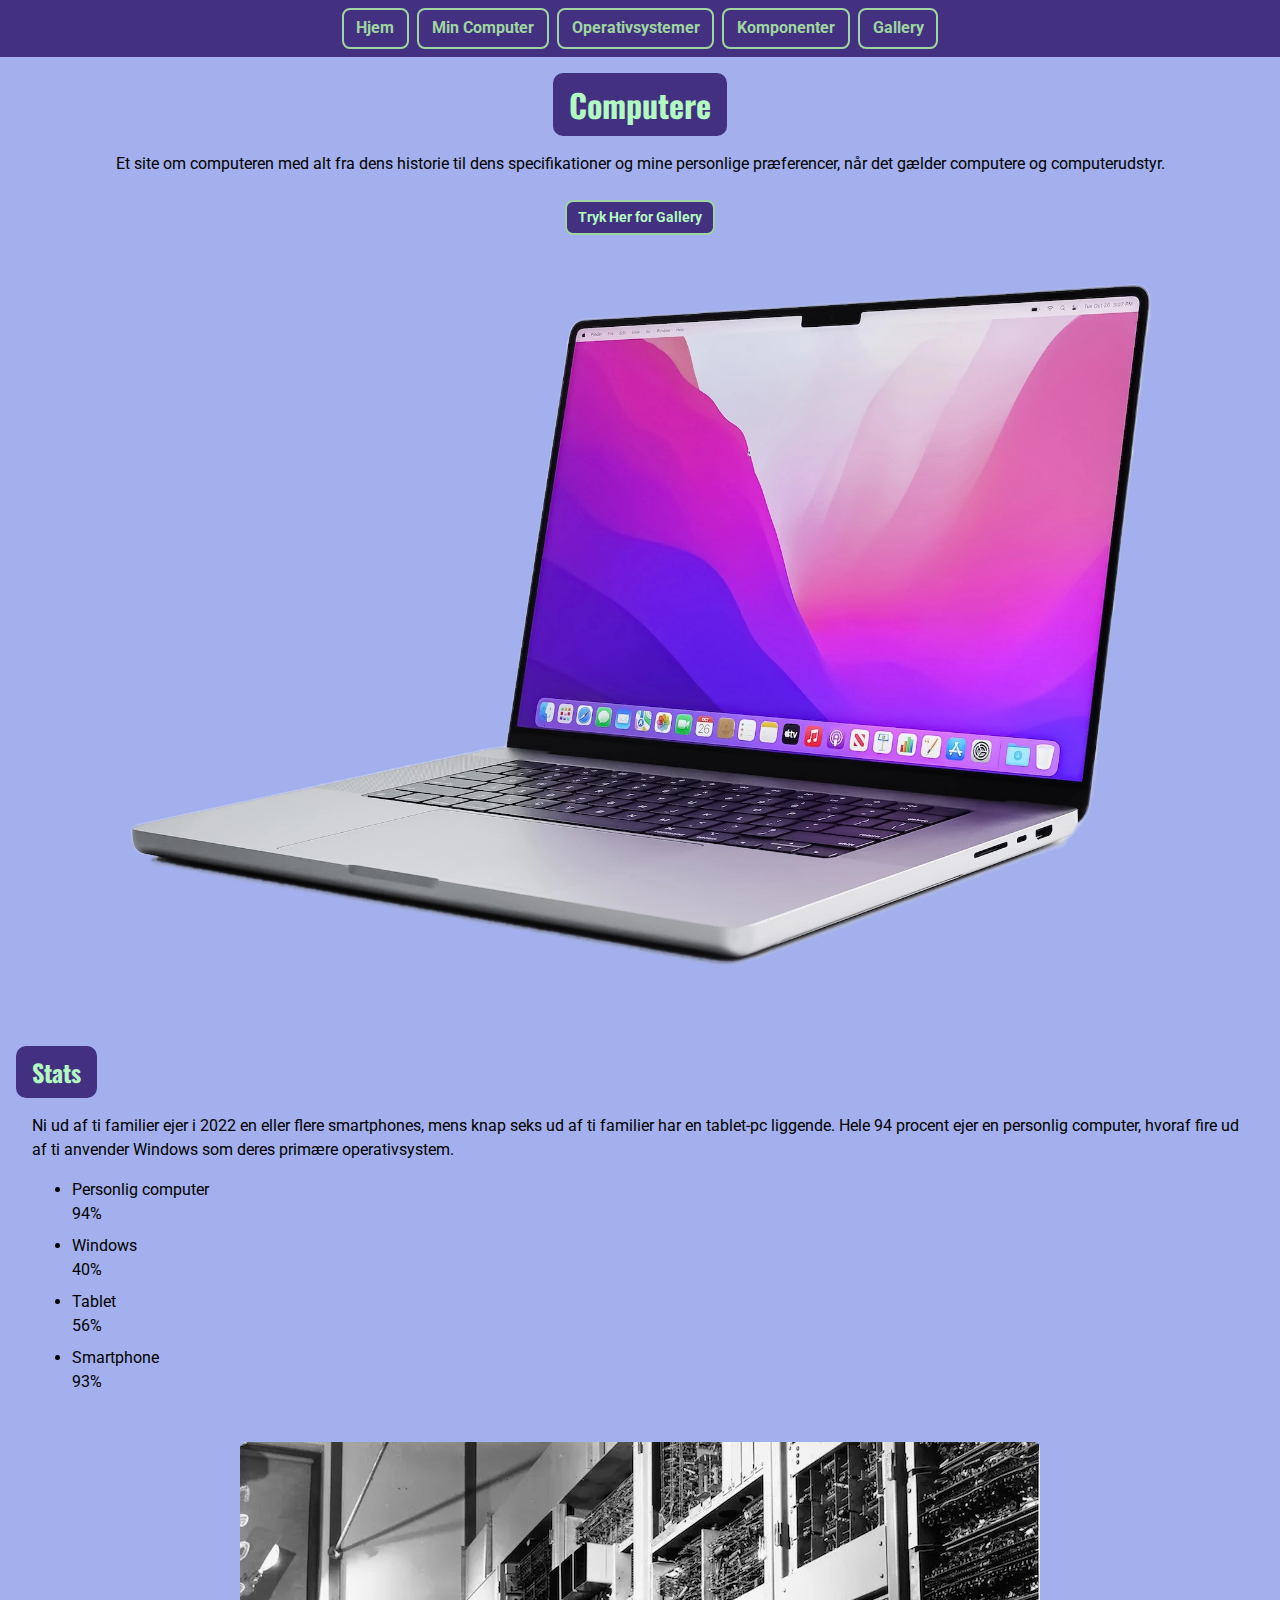
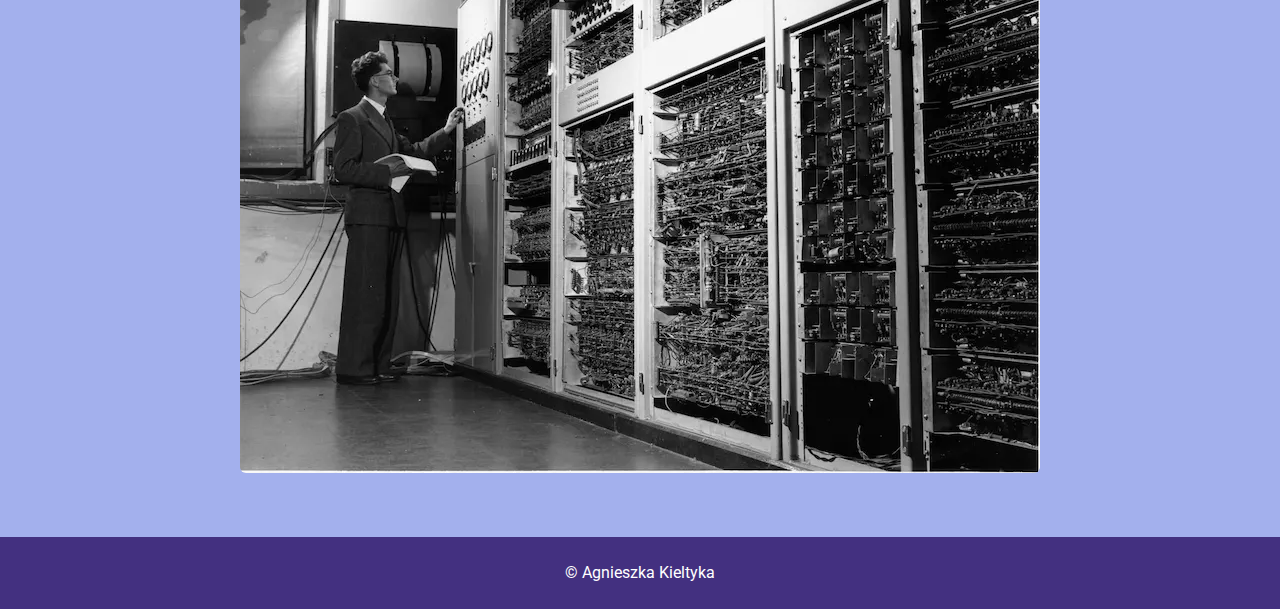
<file: index.html>
<!DOCTYPE html>
<html lang="da">
  <head>
    <meta charset="UTF-8" />
    <meta name="viewport" content="width=device-width, initial-scale=1.0" />
    <meta name="robots" content="noindex" />
    <title>Mobilsite</title>
    <link href="https://fonts.googleapis.com/css2?family=Oswald:wght@700&family=Roboto:wght@400&display=swap" rel="stylesheet" />
    <link rel="stylesheet" href="style.css" />
  </head>
  <body class="home">
    <header>
      <nav>
        <ul>
          <li><a href="index.html">Hjem</a></li>
          <li><a href="min_computer.html">Min Computer</a></li>
          <li><a href="operatingsystems.html">Operativsystemer</a></li>
          <li><a href="components.html">Komponenter</a></li>
          <li><a href="gallery.html">Gallery</a></li>
        </ul>
      </nav>
      <h1>Computere</h1>
      <p>Et site om computeren med alt fra dens historie til dens specifikationer og mine personlige præferencer, når det gælder computere og computerudstyr.</p>
      <p>
        <a href="gallery.html" class="button-link">Tryk Her for Gallery</a>
      </p>
      <img src="images/computercutout.jpg" alt="" class="center-image small-image" />
    </header>

    <main>
      <h2>Stats</h2>
      <p>Ni ud af ti familier ejer i 2022 en eller flere smartphones, mens knap seks ud af ti familier har en tablet-pc liggende. Hele 94 procent ejer en personlig computer, hvoraf fire ud af ti anvender Windows som deres primære operativsystem.</p>
      <ul>
        <li>Personlig computer<br />94%</li>
        <li>Windows<br />40%</li>
        <li>Tablet <br />56%</li>
        <li>Smartphone <br />93%</li>
      </ul>
      <img src="images/computerold.jpg" alt="" class="center-image" />
    </main>

    <footer>
      <p>&copy; Agnieszka Kieltyka</p>
    </footer>
  </body>
</html>
</file>
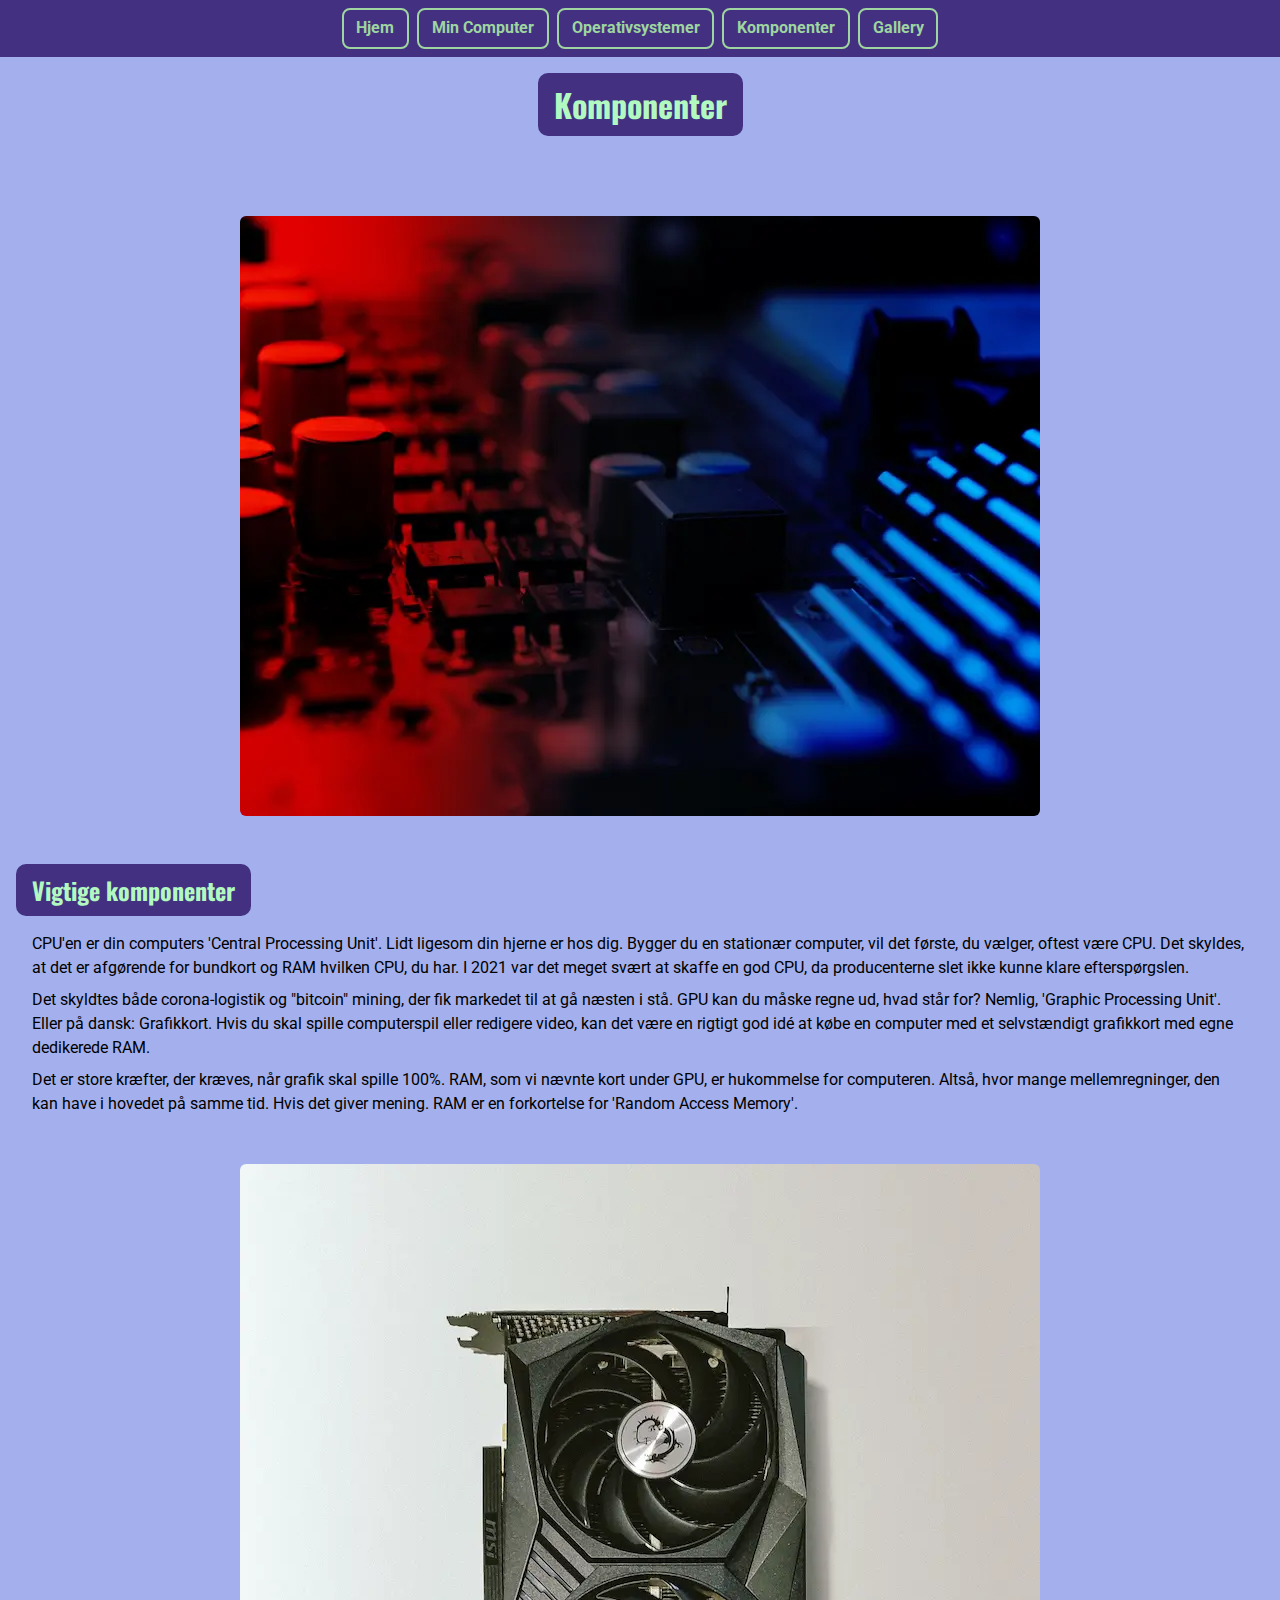
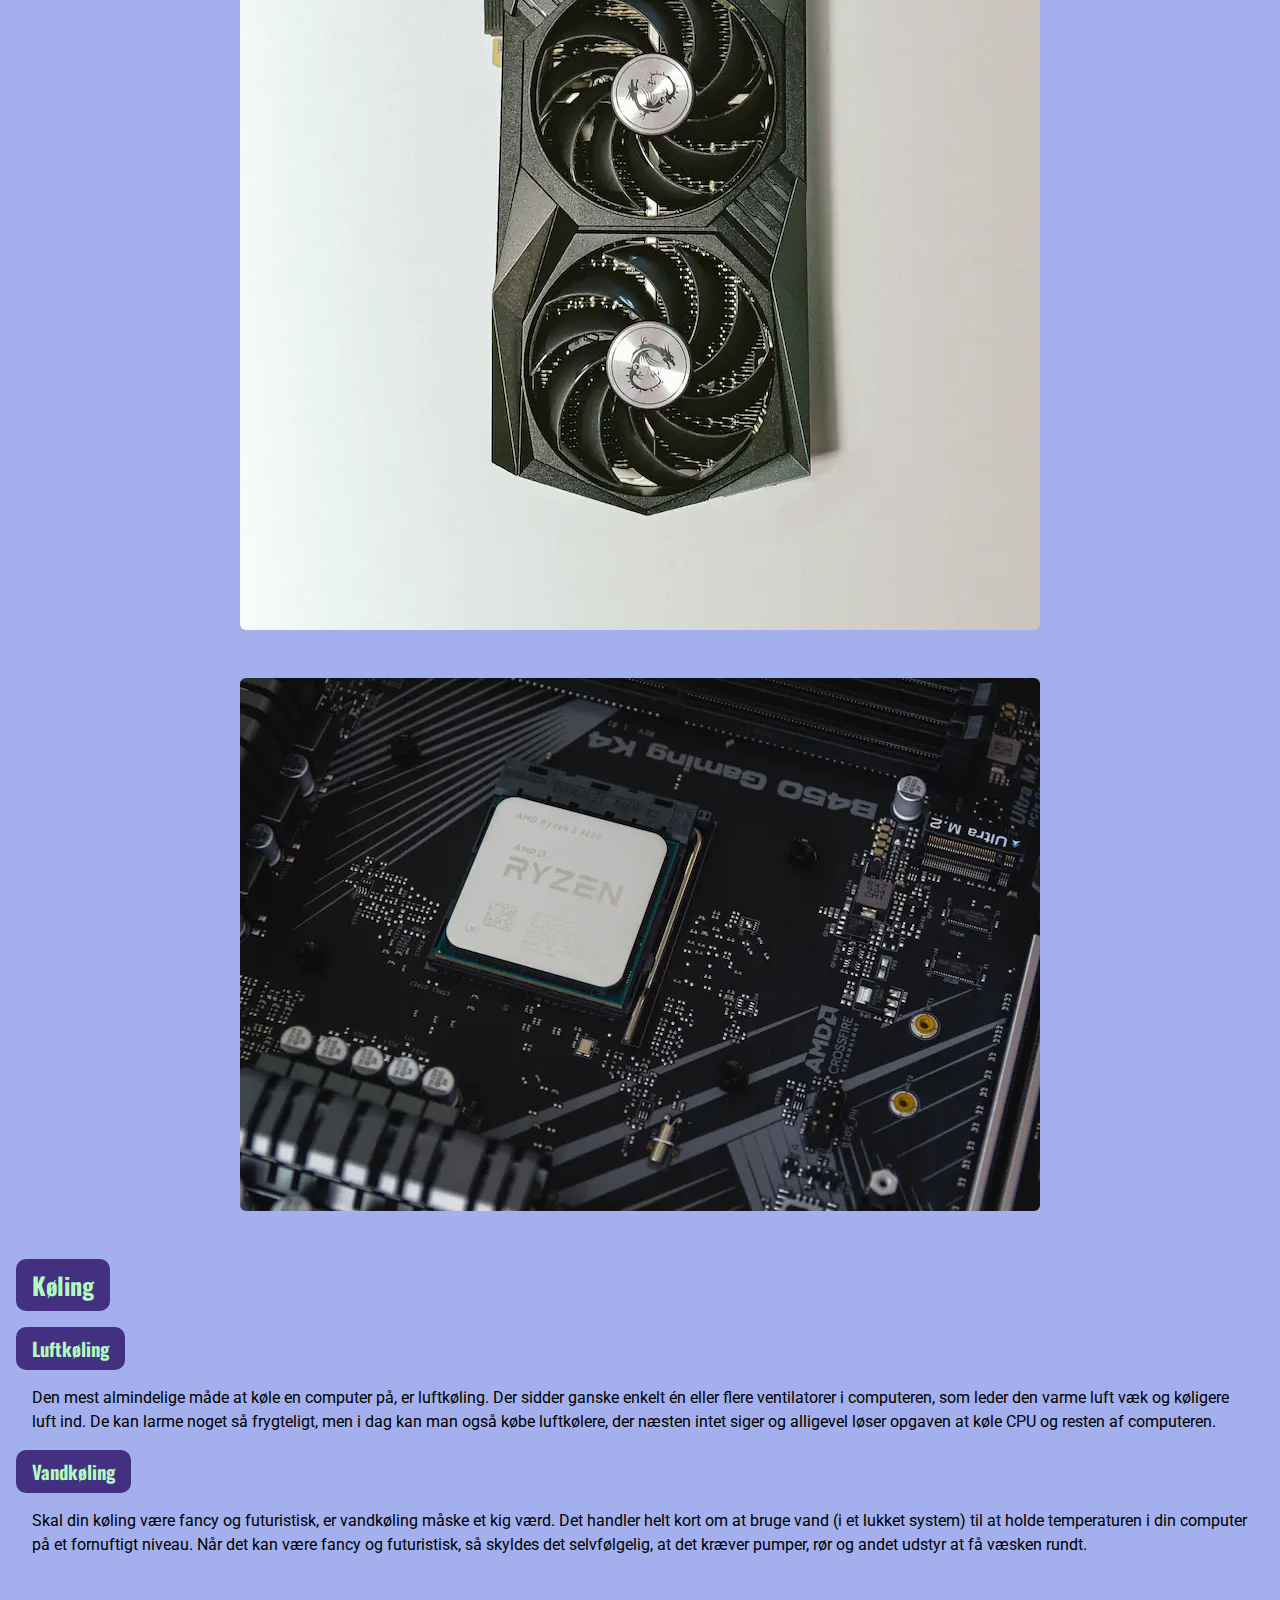
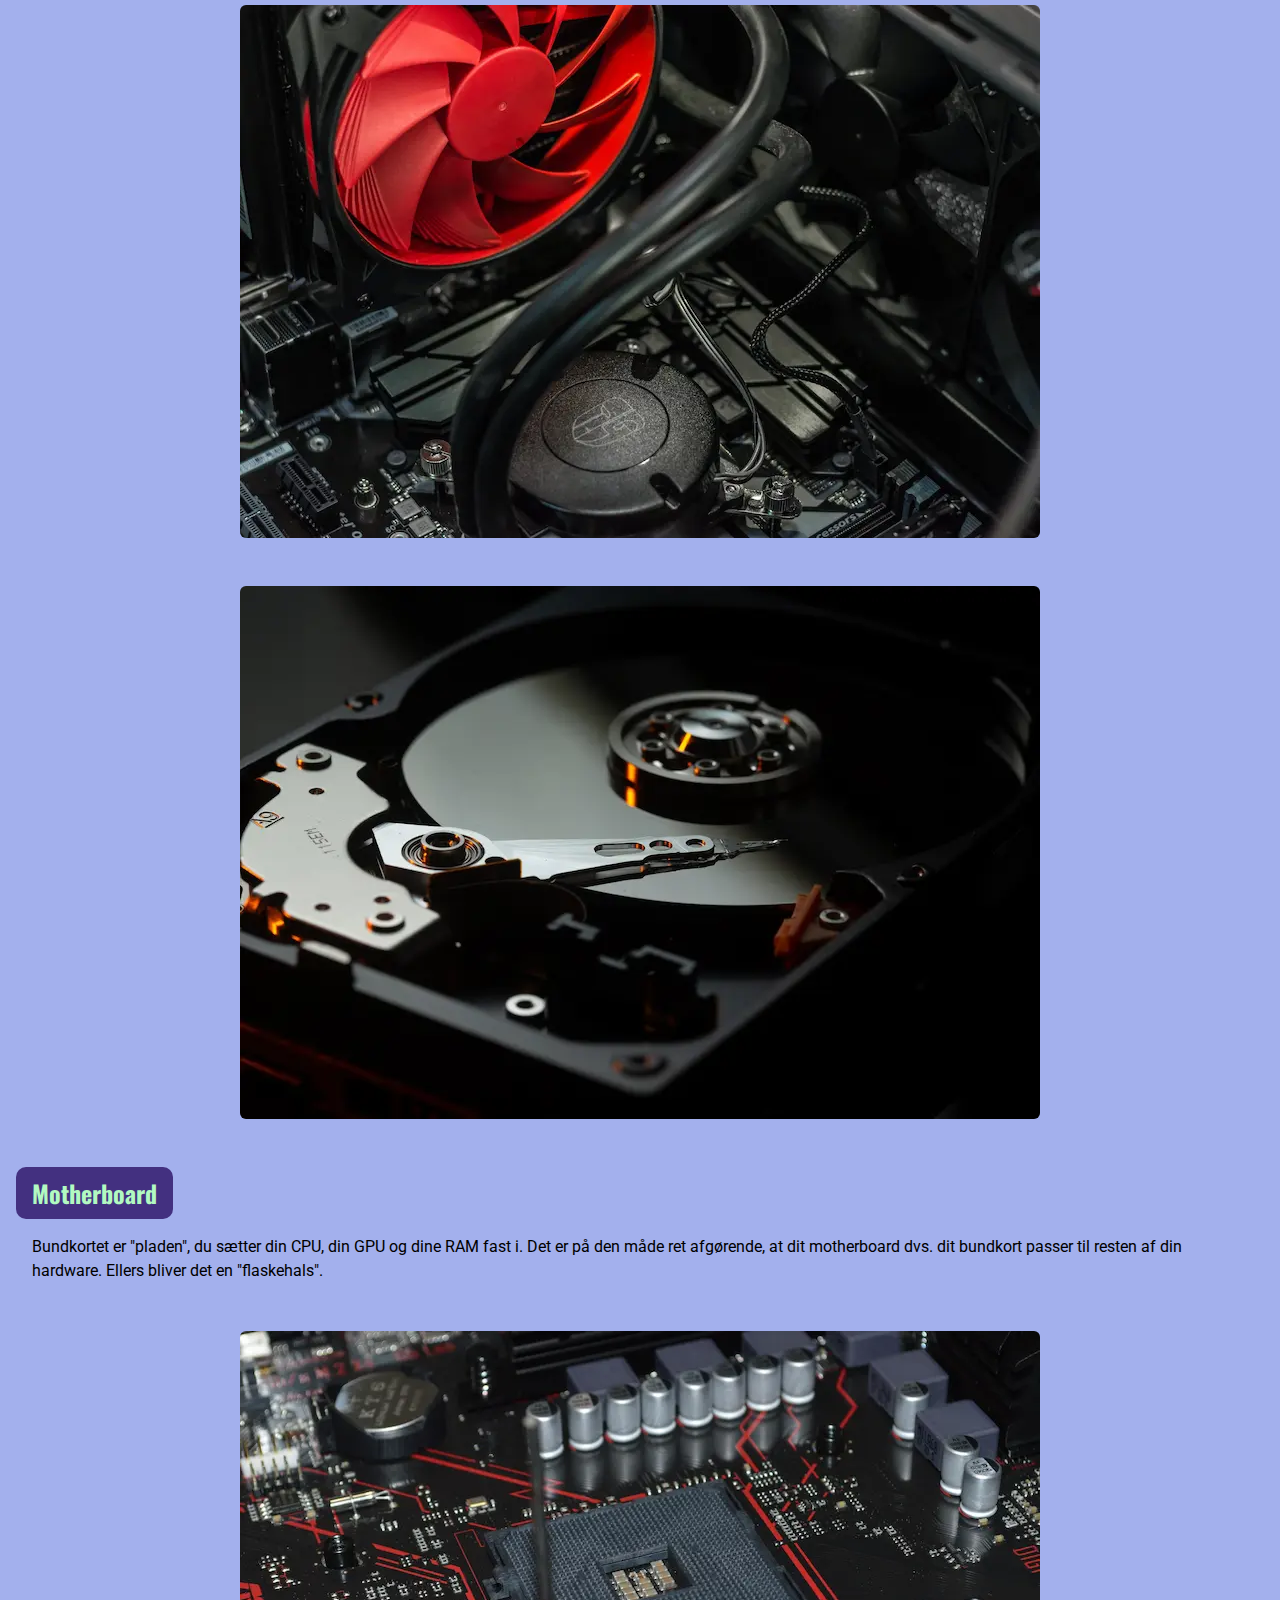
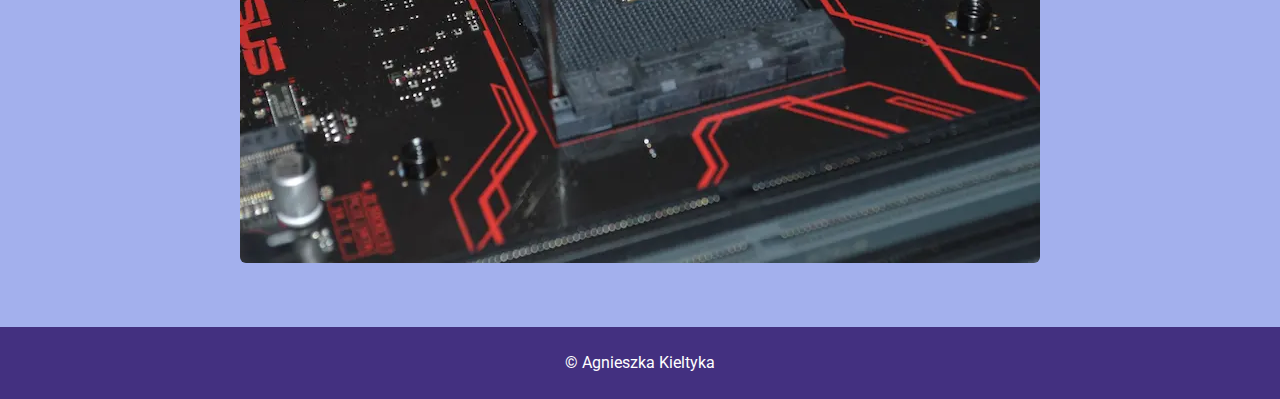
<file: components.html>
<!DOCTYPE html>
<html lang="da">
  <head>
    <meta charset="UTF-8" />
    <meta name="viewport" content="width=device-width, initial-scale=1.0" />
    <meta name="robots" content="noindex" />
    <title>Mobilsite</title>
    <link href="https://fonts.googleapis.com/css2?family=Oswald:wght@700&family=Roboto:wght@400&display=swap" rel="stylesheet" />
    <link rel="stylesheet" href="style.css" />
  </head>
  <body>
    <header>
      <nav>
        <ul>
          <li><a href="index.html">Hjem</a></li>
          <li><a href="min_computer.html">Min Computer</a></li>
          <li><a href="operatingsystems.html">Operativsystemer</a></li>
          <li><a href="components.html">Komponenter</a></li>
          <li><a href="gallery.html">Gallery</a></li>
        </ul>
      </nav>
      <h1>Komponenter</h1>
    </header>

    <main>
      <img src="images/motherboard1.jpg" alt="" class="center-image" />
      <h2>Vigtige komponenter</h2>
      <p>
        CPU'en er din computers 'Central Processing Unit'. Lidt ligesom din hjerne er hos dig. Bygger du en stationær computer, vil det første, du vælger, oftest være CPU. Det skyldes, at det er afgørende for bundkort og RAM hvilken CPU, du har. I
        2021 var det meget svært at skaffe en god CPU, da producenterne slet ikke kunne klare efterspørgslen.
      </p>
      <p>
        Det skyldtes både corona-logistik og "bitcoin" mining, der fik markedet til at gå næsten i stå. GPU kan du måske regne ud, hvad står for? Nemlig, 'Graphic Processing Unit'. Eller på dansk: Grafikkort. Hvis du skal spille computerspil eller
        redigere video, kan det være en rigtigt god idé at købe en computer med et selvstændigt grafikkort med egne dedikerede RAM.
      </p>
      <p>
        Det er store kræfter, der kræves, når grafik skal spille 100%. RAM, som vi nævnte kort under GPU, er hukommelse for computeren. Altså, hvor mange mellemregninger, den kan have i hovedet på samme tid. Hvis det giver mening. RAM er en
        forkortelse for 'Random Access Memory'.
        <img src="images/grafikkort.jpg" alt="" class="center-image" />
        <img src="images/processor.jpg" alt="" class="center-image" />
      </p>
      <h2>Køling</h2>
      <h3>Luftkøling</h3>
      <p>
        Den mest almindelige måde at køle en computer på, er luftkøling. Der sidder ganske enkelt én eller flere ventilatorer i computeren, som leder den varme luft væk og køligere luft ind. De kan larme noget så frygteligt, men i dag kan man også
        købe luftkølere, der næsten intet siger og alligevel løser opgaven at køle CPU og resten af computeren.
      </p>
      <h3>Vandkøling</h3>
      <p>
        Skal din køling være fancy og futuristisk, er vandkøling måske et kig værd. Det handler helt kort om at bruge vand (i et lukket system) til at holde temperaturen i din computer på et fornuftigt niveau. Når det kan være fancy og futuristisk,
        så skyldes det selvfølgelig, at det kræver pumper, rør og andet udstyr at få væsken rundt.
      </p>
      <img src="images/luft.jpg" alt="" class="center-image" />
      <img src="images/vand.jpg" alt="" class="center-image" />
      <h2>Motherboard</h2>
      <p>Bundkortet er "pladen", du sætter din CPU, din GPU og dine RAM fast i. Det er på den måde ret afgørende, at dit motherboard dvs. dit bundkort passer til resten af din hardware. Ellers bliver det en "flaskehals".</p>
      <img src="images/motherboard2.jpg" alt="" class="center-image" />
    </main>

    <footer>
      <p>&copy; Agnieszka Kieltyka</p>
    </footer>
  </body>
</html>
</file>
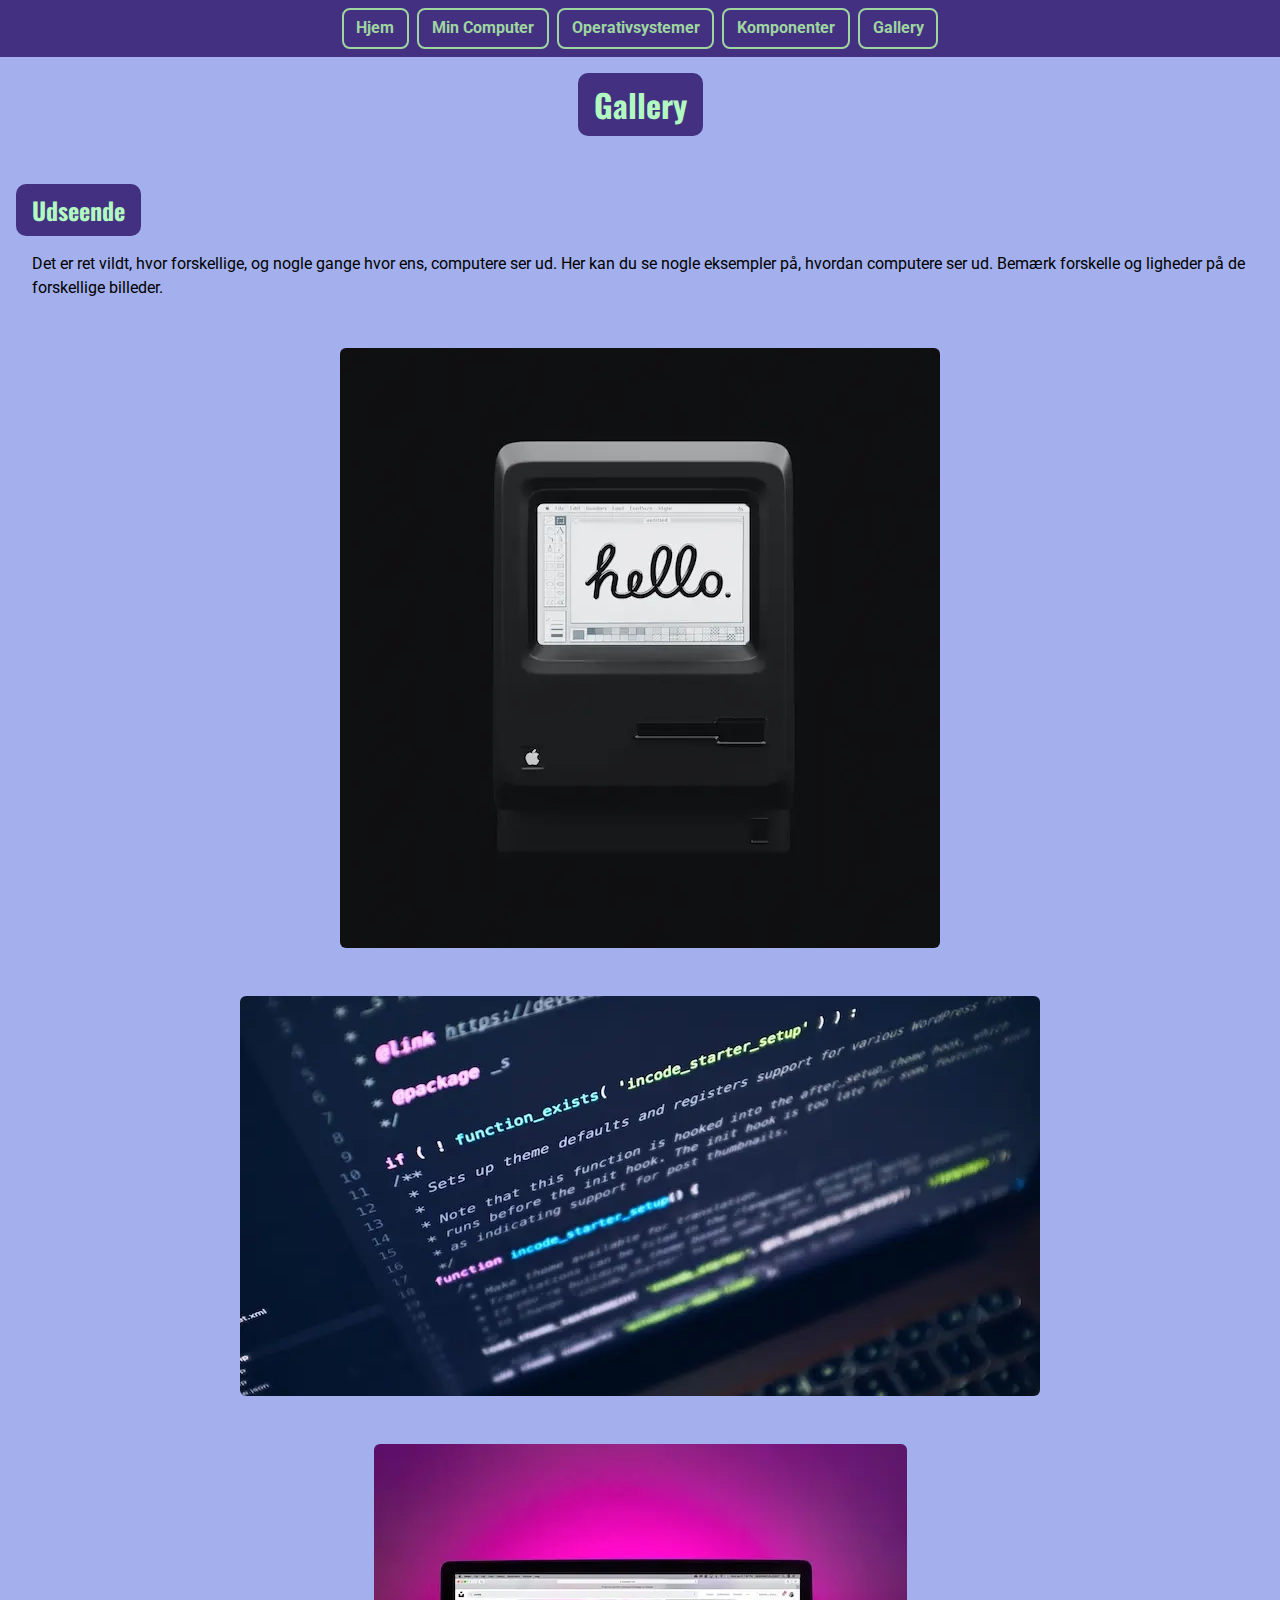
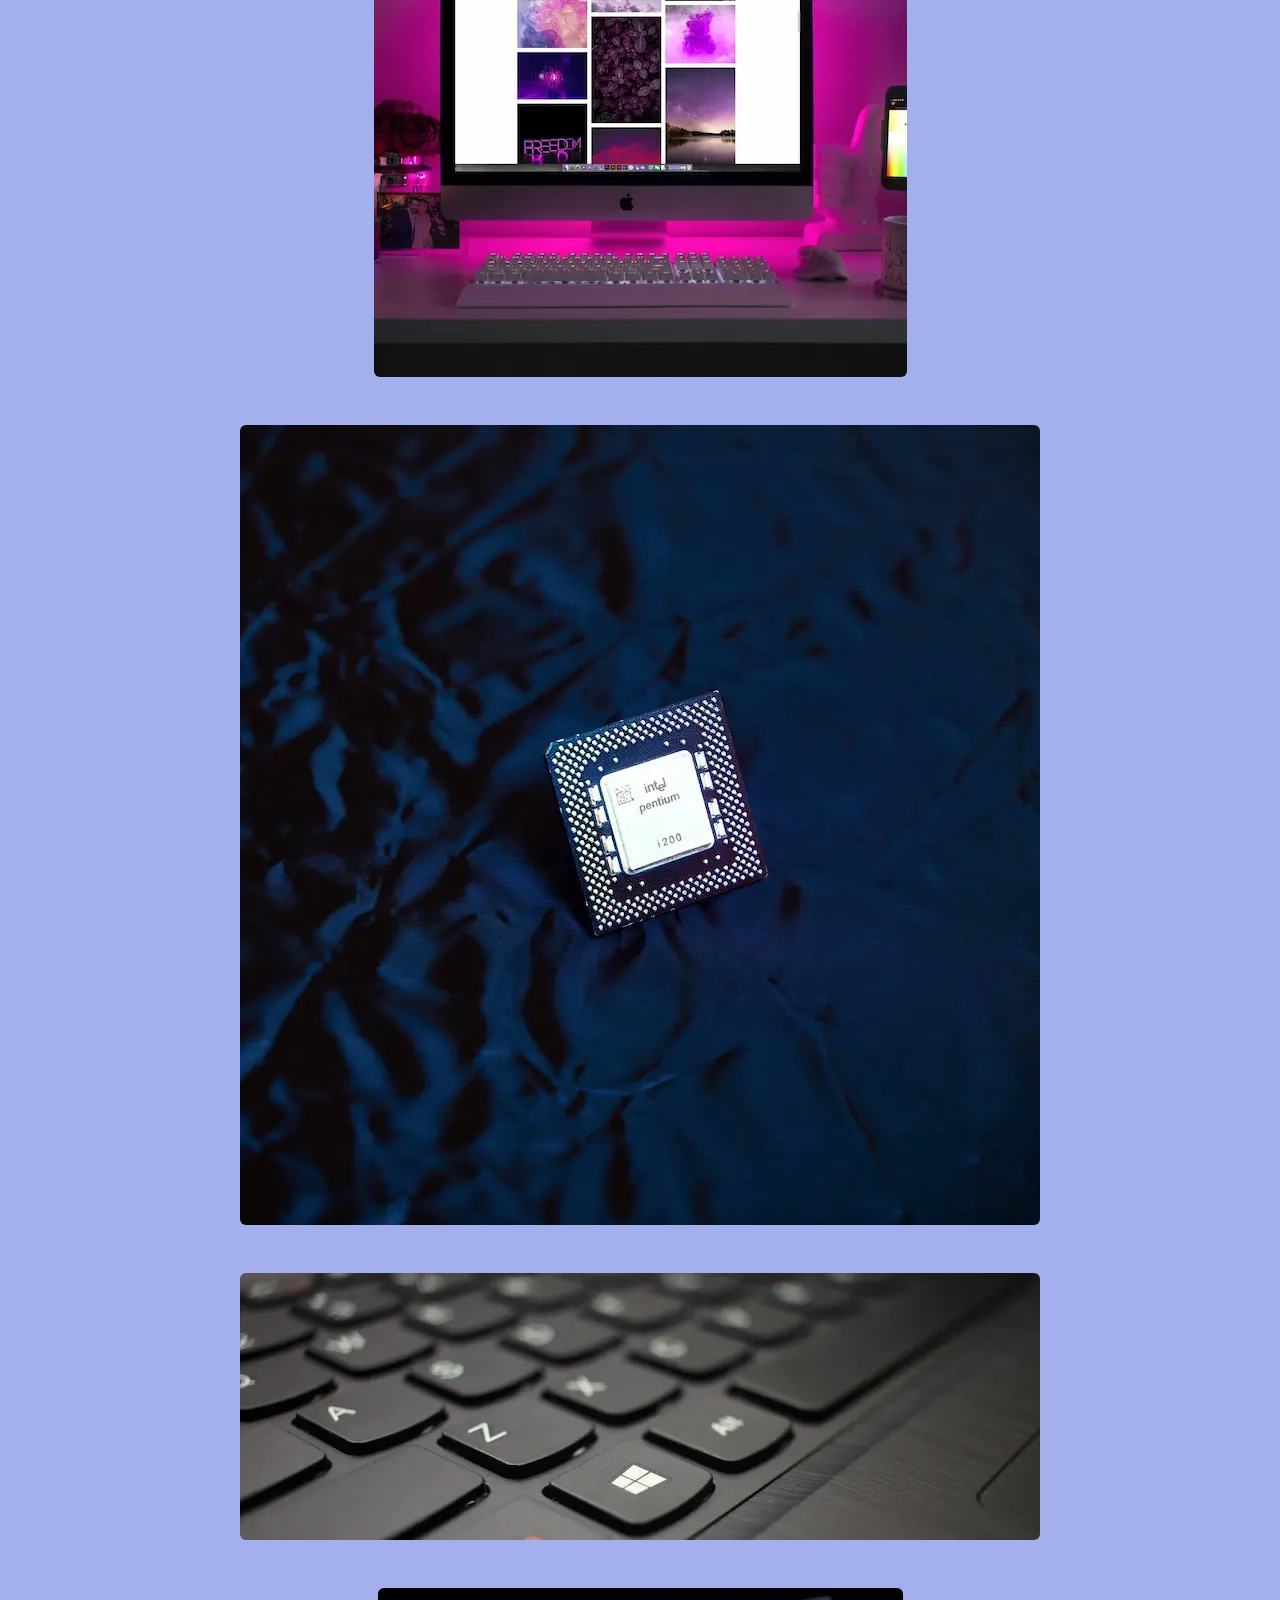
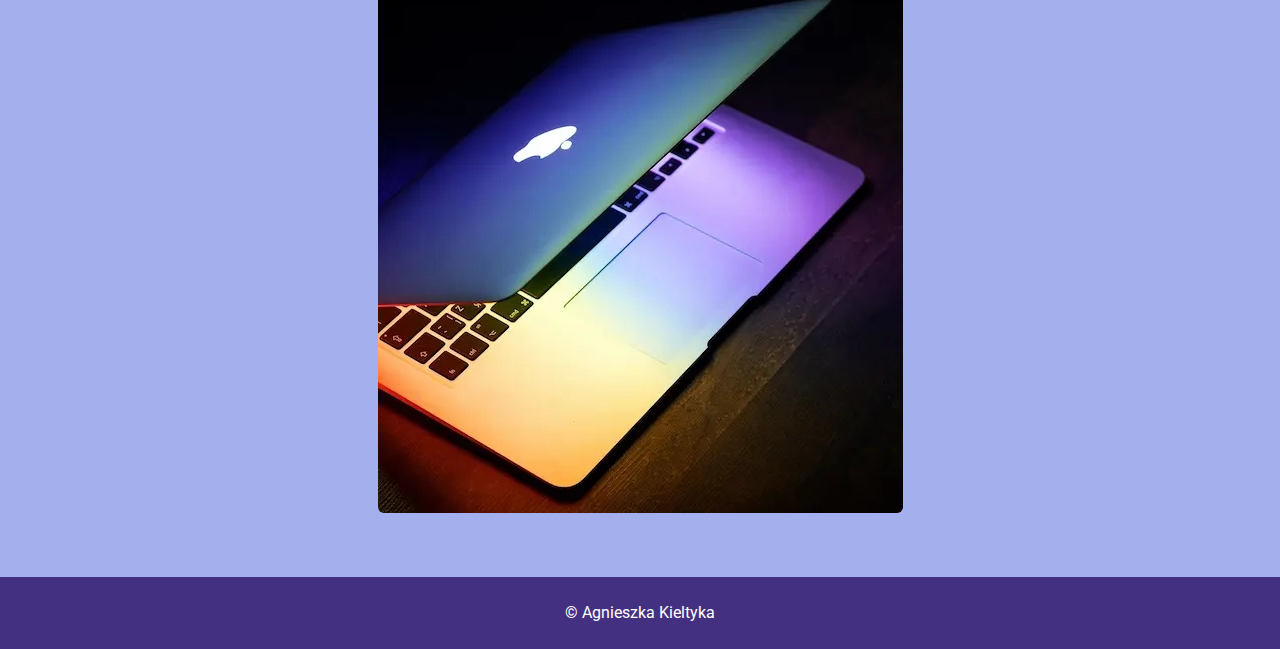
<file: gallery.html>
<!DOCTYPE html>
<html lang="da">
  <head>
    <meta charset="UTF-8" />
    <meta name="viewport" content="width=device-width, initial-scale=1.0" />
    <meta name="robots" content="noindex" />
    <title>Mobilsite</title>
    <link href="https://fonts.googleapis.com/css2?family=Oswald:wght@700&family=Roboto:wght@400&display=swap" rel="stylesheet" />
    <link rel="stylesheet" href="style.css" />
  </head>
  <body>
    <header>
      <nav>
        <ul>
          <li><a href="index.html">Hjem</a></li>
          <li><a href="min_computer.html">Min Computer</a></li>
          <li><a href="operatingsystems.html">Operativsystemer</a></li>
          <li><a href="components.html">Komponenter</a></li>
          <li><a href="gallery.html">Gallery</a></li>
        </ul>
      </nav>
      <h1>Gallery</h1>
    </header>

    <main>
      <h2>Udseende</h2>
      <p>Det er ret vildt, hvor forskellige, og nogle gange hvor ens, computere ser ud. Her kan du se nogle eksempler på, hvordan computere ser ud. Bemærk forskelle og ligheder på de forskellige billeder.</p>
      <img src="images/apple-84.jpg" alt="" class="center-image" />
      <img src="images/code.jpg" alt="" class="center-image" />
      <img src="images/desktop-setup.jpg" alt="" class="center-image" />
      <img src="images/intel-chip.jpg" alt="" class="center-image" />
      <img src="images/keyboard.jpg" alt="" class="center-image" />
      <img src="images/macbook.jpg" alt="" class="center-image" />
    </main>

    <footer>
      <p>&copy; Agnieszka Kieltyka</p>
    </footer>
  </body>
</html>
</file>
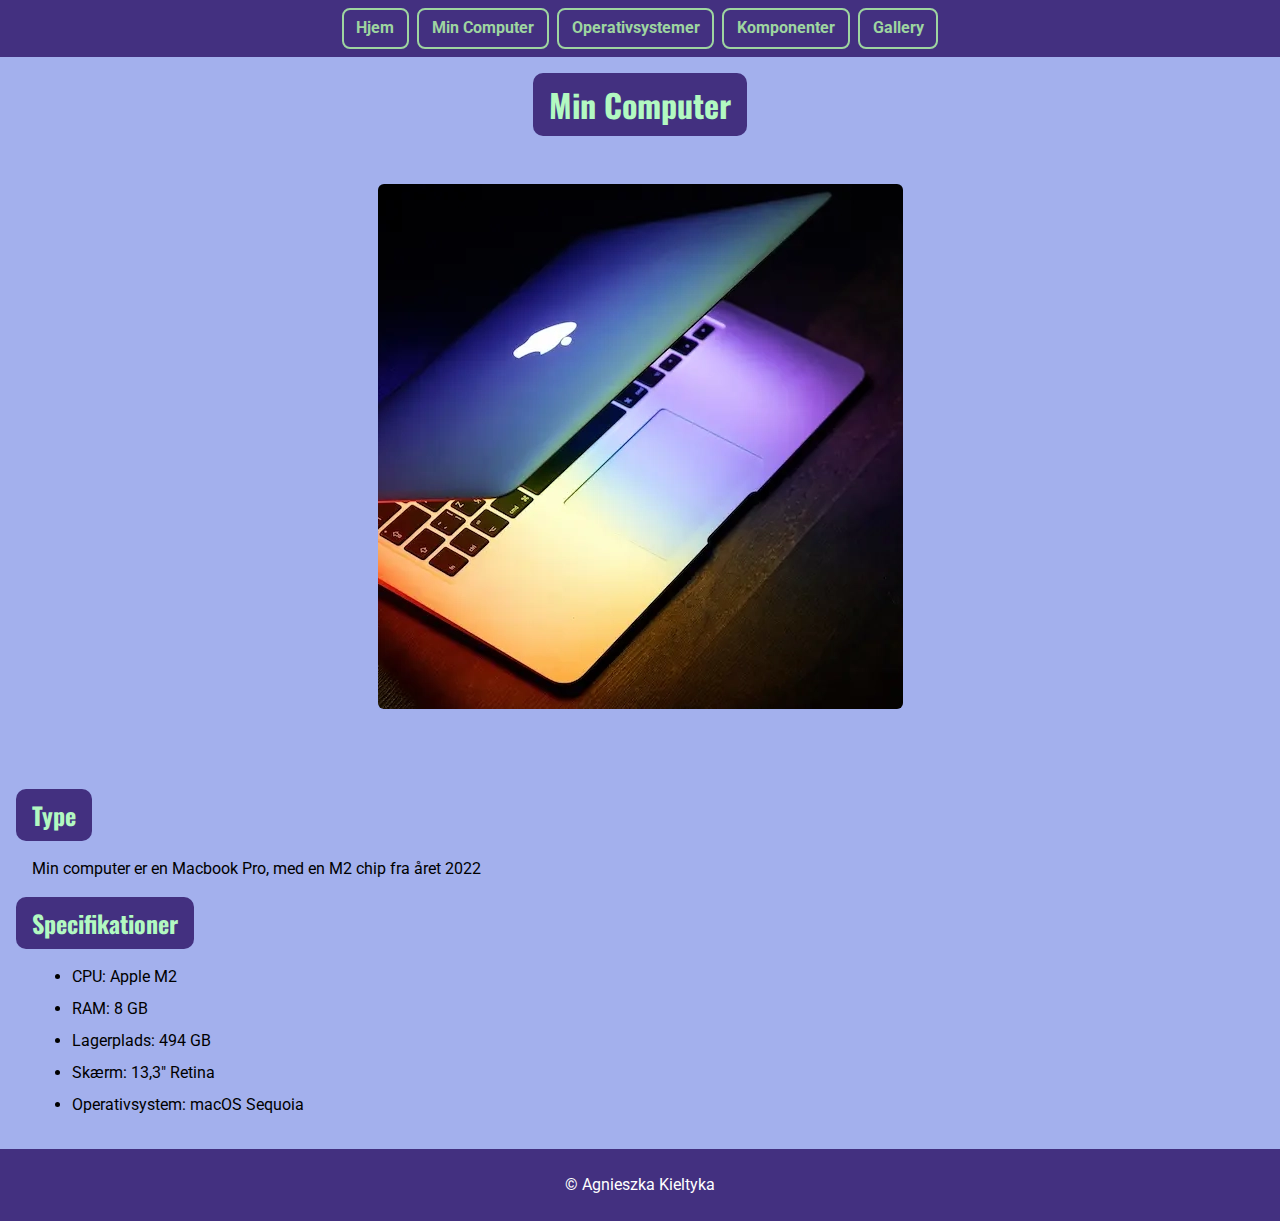
<file: min_computer.html>
<!DOCTYPE html>
<html lang="da">
  <head>
    <meta charset="UTF-8" />
    <meta name="viewport" content="width=device-width, initial-scale=1.0" />
    <meta name="robots" content="noindex" />
    <title>Mobilsite</title>
    <link href="https://fonts.googleapis.com/css2?family=Oswald:wght@700&family=Roboto:wght@400&display=swap" rel="stylesheet" />
    <link rel="stylesheet" href="style.css" />
  </head>
  <body>
    <header>
      <nav>
        <ul>
          <li><a href="index.html">Hjem</a></li>
          <li><a href="min_computer.html">Min Computer</a></li>
          <li><a href="operatingsystems.html">Operativsystemer</a></li>
          <li><a href="components.html">Komponenter</a></li>
          <li><a href="gallery.html">Gallery</a></li>
        </ul>
      </nav>
      <h1>Min Computer</h1>
      <img src="images/macbook.jpg" alt="" class="center-image small-image" />
    </header>

    <main>
      <h2>Type</h2>
      <p>Min computer er en Macbook Pro, med en M2 chip fra året 2022</p>
      <h2>Specifikationer</h2>
      <ul>
        <li>CPU: Apple M2</li>
        <li>RAM: 8 GB</li>
        <li>Lagerplads: 494 GB</li>
        <li>Skærm: 13,3" Retina</li>
        <li>Operativsystem: macOS Sequoia</li>
      </ul>
    </main>

    <footer>
      <p>&copy; Agnieszka Kieltyka</p>
    </footer>
  </body>
</html>
</file>
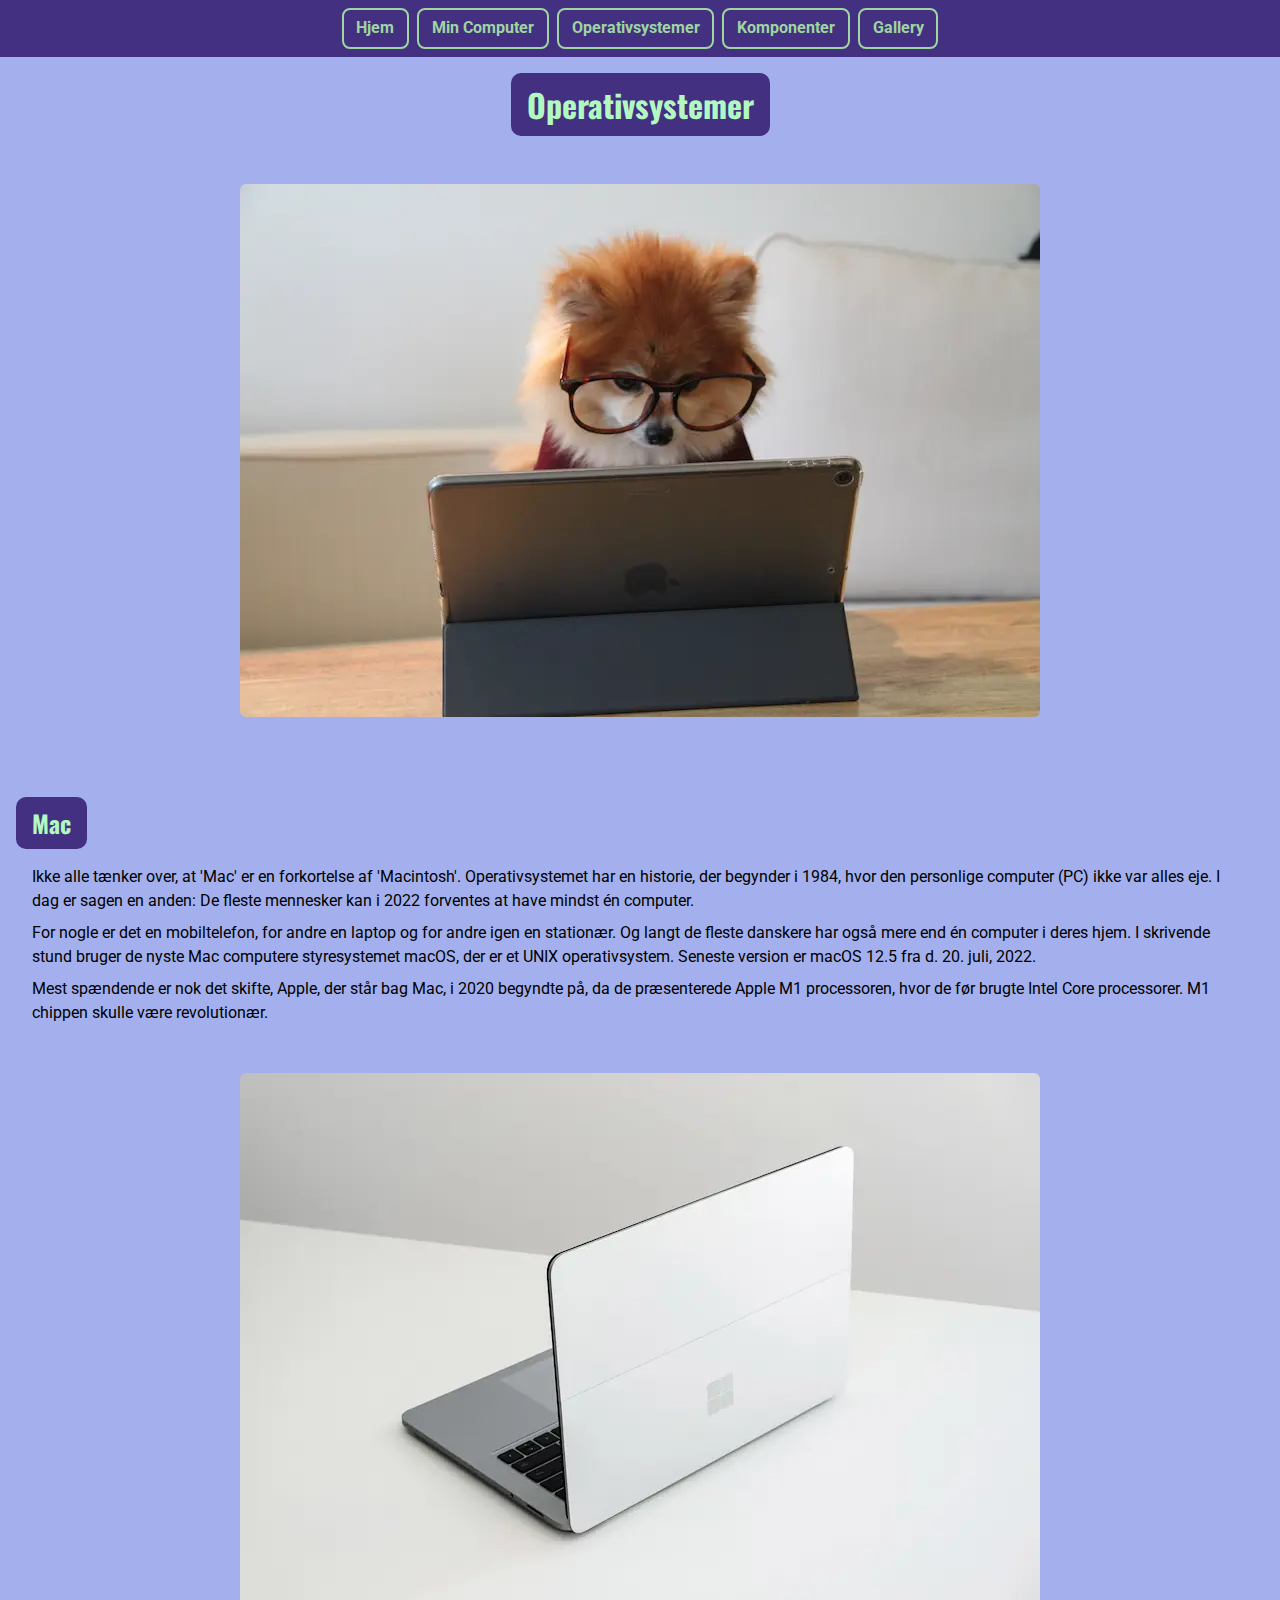
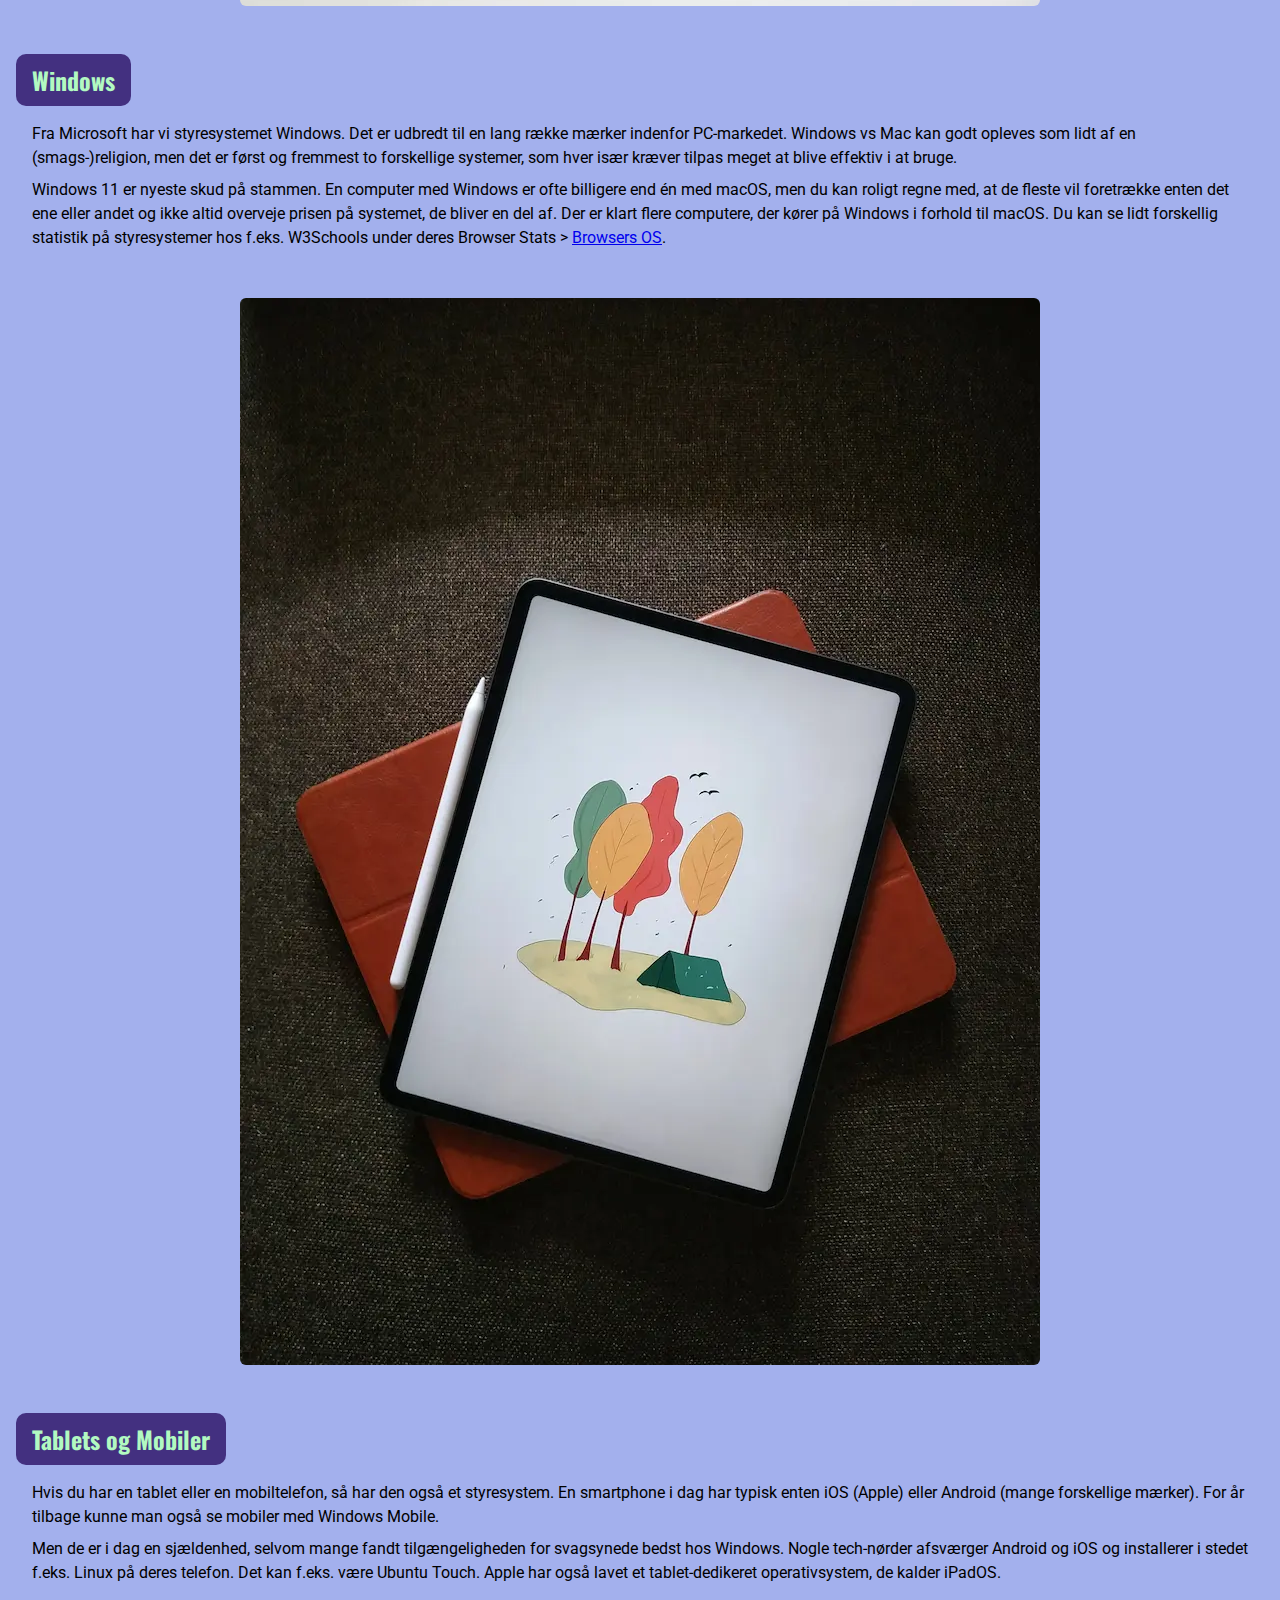
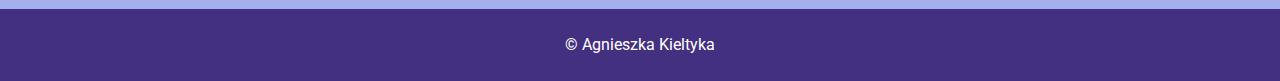
<file: operatingsystems.html>
<!DOCTYPE html>
<html lang="da">
  <head>
    <meta charset="UTF-8" />
    <meta name="viewport" content="width=device-width, initial-scale=1.0" />
    <meta name="robots" content="noindex" />
    <title>Mobilsite</title>
    <link href="https://fonts.googleapis.com/css2?family=Oswald:wght@700&family=Roboto:wght@400&display=swap" rel="stylesheet" />
    <link rel="stylesheet" href="style.css" />
  </head>
  <body>
    <header>
      <nav>
        <ul>
          <li><a href="index.html">Hjem</a></li>
          <li><a href="min_computer.html">Min Computer</a></li>
          <li><a href="operatingsystems.html">Operativsystemer</a></li>
          <li><a href="components.html">Komponenter</a></li>
          <li><a href="gallery.html">Gallery</a></li>
        </ul>
      </nav>
      <h1>Operativsystemer</h1>
      <img src="images/mac.jpg" alt="" class="center-image small-image" />
    </header>
    <main>
      <h2>Mac</h2>
      <p>
        Ikke alle tænker over, at 'Mac' er en forkortelse af 'Macintosh'. Operativsystemet har en historie, der begynder i 1984, hvor den personlige computer (PC) ikke var alles eje. I dag er sagen en anden: De fleste mennesker kan i 2022 forventes
        at have mindst én computer.
      </p>
      <p>
        For nogle er det en mobiltelefon, for andre en laptop og for andre igen en stationær. Og langt de fleste danskere har også mere end én computer i deres hjem. I skrivende stund bruger de nyste Mac computere styresystemet macOS, der er et UNIX
        operativsystem. Seneste version er macOS 12.5 fra d. 20. juli, 2022.
      </p>
      <p>Mest spændende er nok det skifte, Apple, der står bag Mac, i 2020 begyndte på, da de præsenterede Apple M1 processoren, hvor de før brugte Intel Core processorer. M1 chippen skulle være revolutionær.</p>
      <img src="images/windows.jpg" alt="" class="center-image" />
      <h2>Windows</h2>
      <p>
        Fra Microsoft har vi styresystemet Windows. Det er udbredt til en lang række mærker indenfor PC-markedet. Windows vs Mac kan godt opleves som lidt af en (smags-)religion, men det er først og fremmest to forskellige systemer, som hver især
        kræver tilpas meget at blive effektiv i at bruge.
      </p>
      <p>
        Windows 11 er nyeste skud på stammen. En computer med Windows er ofte billigere end én med macOS, men du kan roligt regne med, at de fleste vil foretrække enten det ene eller andet og ikke altid overveje prisen på systemet, de bliver en del
        af. Der er klart flere computere, der kører på Windows i forhold til macOS. Du kan se lidt forskellig statistik på styresystemer hos f.eks. W3Schools under deres Browser Stats &gt;
        <a href="https://www.w3schools.com/browsers/browsers_os.asp" target="_blank">Browsers OS</a>.
      </p>
      <img src="images/tablet.jpg" alt="" class="center-image small-image" />

      <h2>Tablets og Mobiler</h2>
      <p>Hvis du har en tablet eller en mobiltelefon, så har den også et styresystem. En smartphone i dag har typisk enten iOS (Apple) eller Android (mange forskellige mærker). For år tilbage kunne man også se mobiler med Windows Mobile.</p>
      <p>
        Men de er i dag en sjældenhed, selvom mange fandt tilgængeligheden for svagsynede bedst hos Windows. Nogle tech-nørder afsværger Android og iOS og installerer i stedet f.eks. Linux på deres telefon. Det kan f.eks. være Ubuntu Touch. Apple har
        også lavet et tablet-dedikeret operativsystem, de kalder iPadOS.
      </p>
    </main>

    <footer>
      <p>&copy; Agnieszka Kieltyka</p>
    </footer>
  </body>
</html>
</file>
<file: style.css>
h1,
h2,
h3 {
  font-family: "Oswald", sans-serif;
  font-weight: 700;
}

body,
p,
li {
  font-family: "Roboto", sans-serif;
  font-weight: 400;
}
html,
body {
  margin: 0;
  padding: 0;
  font-family: Arial, sans-serif;
  background-color: #a3b0ed;

  display: flex;
  flex-direction: column;
  min-height: 100vh;
}

header {
  text-align: center;
}

nav {
  width: 100%;
  background: #433080;
  padding: 0.5rem 0;
}

nav ul {
  list-style: none;
  margin: 0;
  padding: 0;
  display: flex;
  justify-content: center;
  gap: 0.5rem;
  flex-wrap: wrap;
}

nav li {
  margin: 0;
}

nav a {
  color: #9ed5a0;
  text-decoration: none;
  font-weight: bold;
  padding: 0.4rem 0.8rem;
  border: 2px solid #9ed5a0;
  border-radius: 8px;
  display: inline-block;
  transition: all 0.2s ease;
}

nav a:hover {
  background-color: white;
  color: #9ed5a0;
}
.button-link {
  display: inline-block;
  background-color: #433080;
  color: rgb(178, 249, 193);
  text-decoration: none;
  font-weight: bold;
  padding: 0.3rem 0.7rem;
  border: 2px solid #9ed5a0;
  border-radius: 8px;
  margin-top: 1rem;
  font-size: 0.9rem;
  transition: all 0.2s ease;
}

.button-link:hover {
  background-color: white;
  color: #4caf50;
}

h1 {
  display: block;
  background-color: #433080;
  color: rgb(178, 249, 193);
  padding: 0.5rem 1rem;
  border-radius: 10px;
  margin: 1rem auto;
  text-align: center;
  width: max-content;
}

h2,
h3 {
  display: block;
  background-color: #433080;
  color: rgb(178, 249, 193);
  padding: 0.5rem 1rem;
  border-radius: 10px;
  margin: 1rem 0;
  text-align: left;
  width: max-content;
}

p,
li {
  margin: 0.5rem 1rem;
  line-height: 1.5;
}

main {
  flex: 1;
  padding: 1rem;
}

footer {
  text-align: center;
  padding: 1rem 0;
  background-color: #433080;
  color: white;
}
.center-image {
  display: block;
  margin: 3rem auto;
  max-width: 90%;
  height: auto;
  border-radius: 6px;
}
.small-image {
  max-width: 80%;
}
</file>
